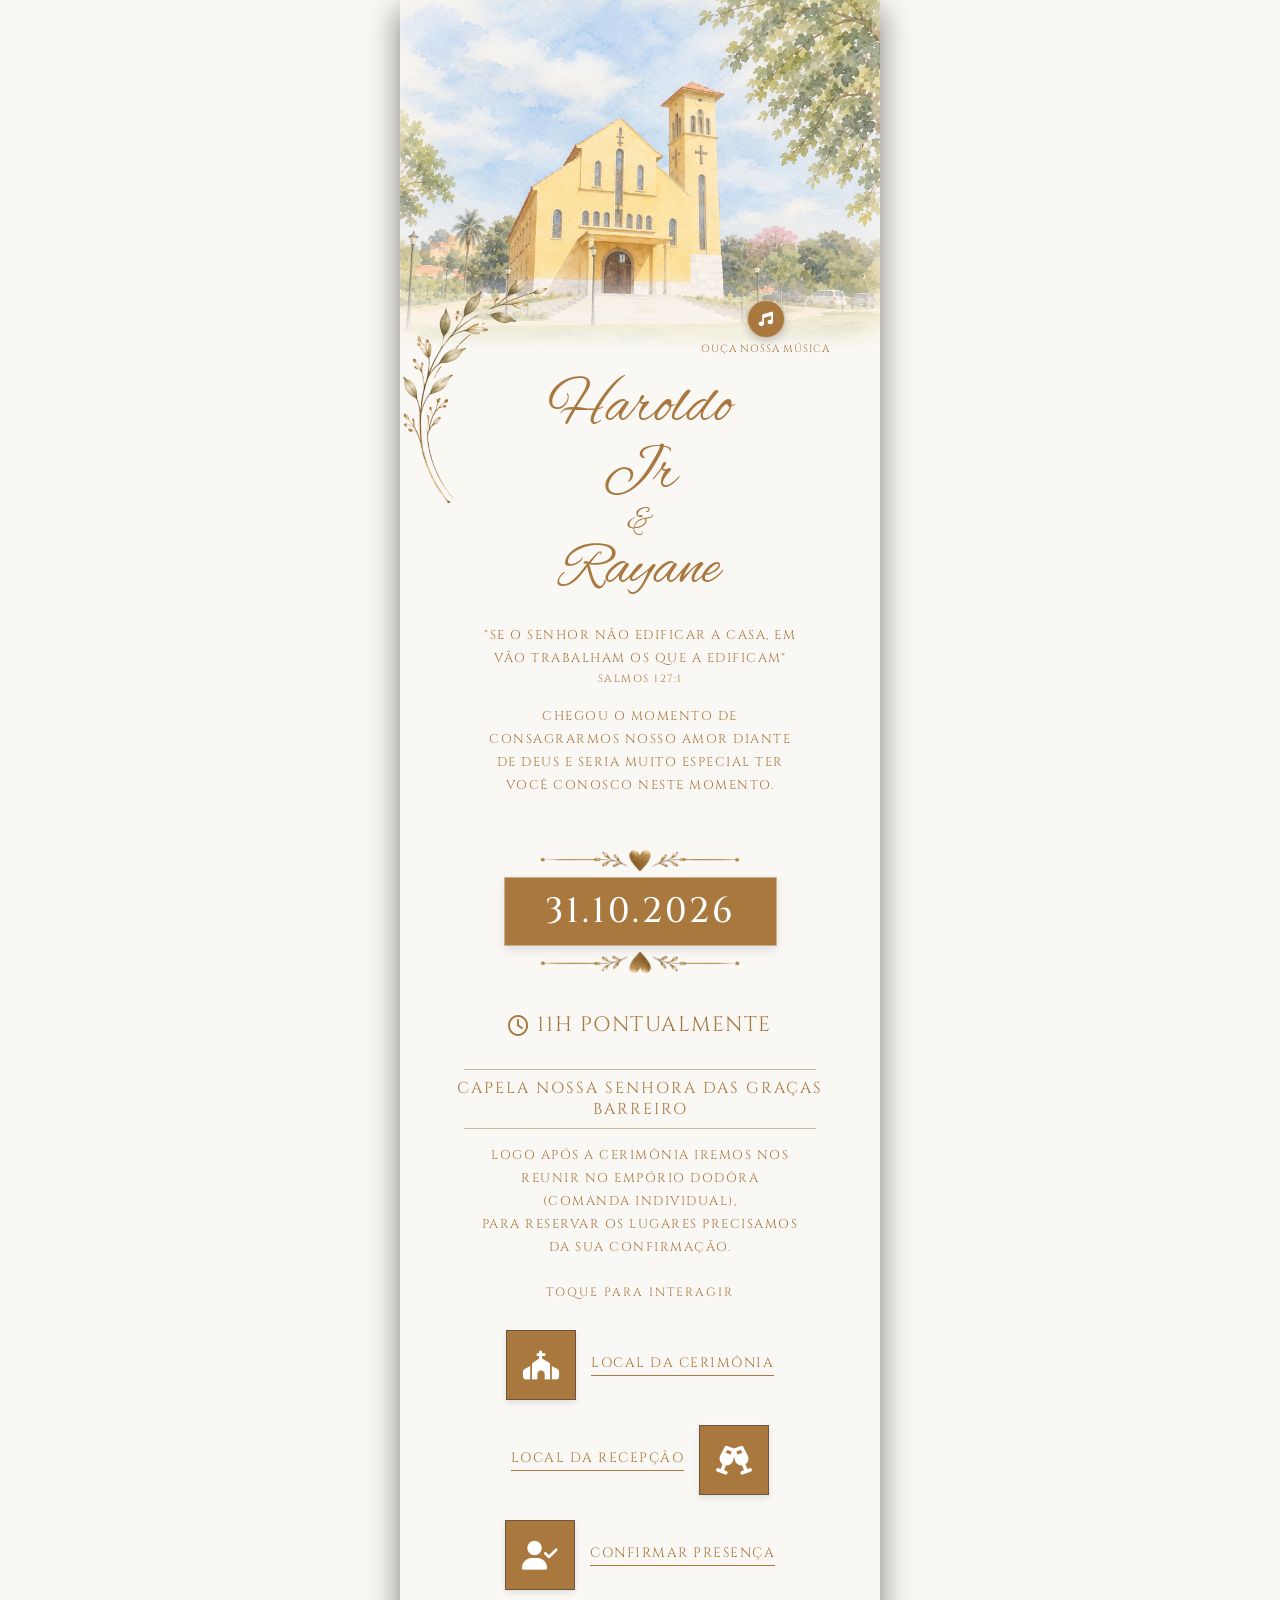
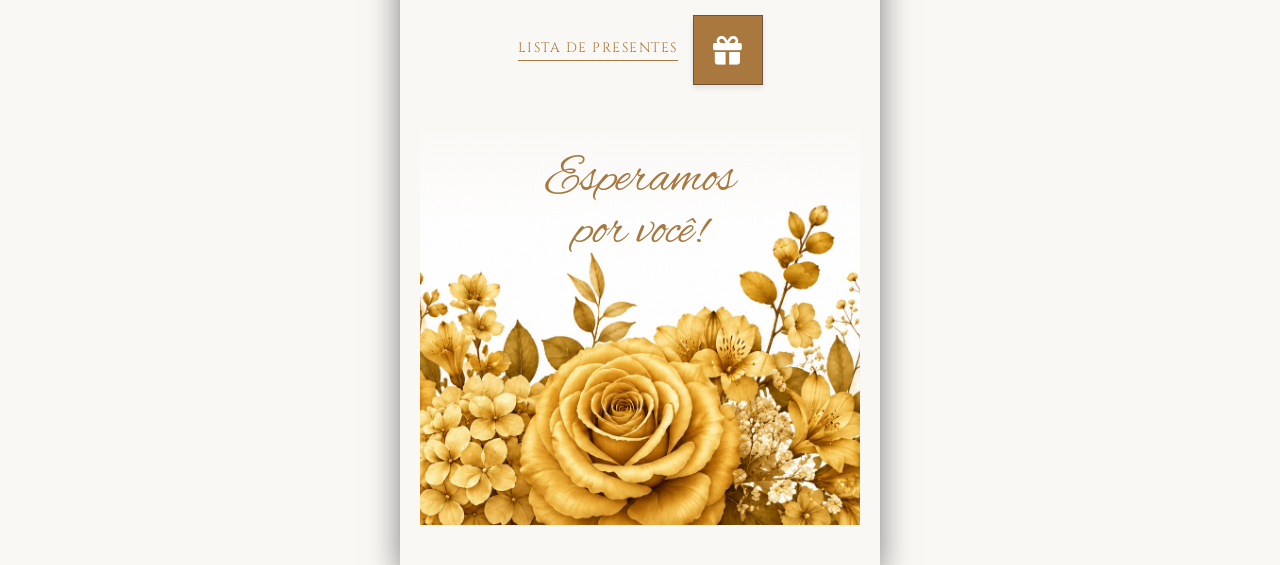
<file: index.html>
<html lang="pt-BR">
<head>
  <meta charset="UTF-8">
  <meta name="viewport" content="width=device-width, initial-scale=1.0">
  <title>Haroldo Jr e Rayane</title>
  
  <!-- Google Fonts -->
  <link rel="preconnect" href="https://fonts.googleapis.com">
  <link rel="preconnect" href="https://fonts.gstatic.com" crossorigin>
  <link href="https://fonts.googleapis.com/css2?family=Alex+Brush&family=Cinzel:wght@400;500;600&display=swap" rel="stylesheet">
  
  <!-- FontAwesome -->
  <link rel="stylesheet" href="https://cdnjs.cloudflare.com/ajax/libs/font-awesome/6.4.0/css/all.min.css">

  <!-- CSS Local -->
  <link rel="stylesheet" href="./style.css">
</head>
<body>
   <!-- Música de fundo -->
<audio id="bg-music" loop src="audio/all-of-me.mp3"></audio>
<div class="card-container">

  <!-- FOTO DO TOPO -->
  <div class="top-photo-wrapper">
    <img src="imagens/foto-casal1.png" alt="Foto Casal Topo">
  </div>

  <!-- CONTEÚDO PRINCIPAL -->
  <div class="main-content">
    
    <!-- CONTAINER DOS NOMES COM A DECORAÇÃO -->
    <div class="names-container">
      <img src="imagens/arabesco-esquerda.png" alt="Detalhe" class="left-decoration">
      <h1 class="couple-names">
        Haroldo Jr
        <span>&</span>
        Rayane
      </h1>
      <!-- Bloco de Música com Texto -->
<div class="music-wrapper">
    <button id="music-btn" class="music-toggle-btn" aria-label="Tocar Música">
      <i class="fa-solid fa-music"></i>
    </button>
    <span class="music-label">Ouça nossa música</span>
  </div>
</div>
      
   <!-- Versículo Bíblico -->
<p class="invitation-text bible-quote">
  "Se o Senhor não edificar a casa, em vão trabalham os que a edificam"<br>
  <small>Salmos 127:1</small>
</p>

<!-- Texto da Saudação -->
<p class="invitation-text">
  Chegou o momento de consagrarmos nosso amor diante de Deus e seria muito especial ter você conosco neste momento.
</p>

     <!-- SEÇÃO DA DATA COM DECORAÇÕES -->
    <div class="date-wrapper">
      <img src="imagens/arabesco-coracao-cima.png" alt="Decoração Topo" class="date-deco date-deco-top">

      <!-- DATA EM DESTAQUE -->
      <div class="date-badge">
        31.10.2026
      </div>

      <img src="imagens/arabesco-coracao-baixo.png" alt="Decoração Base" class="date-deco date-deco-bottom">
    </div>

    <!-- HORA -->
     <div class="time-text">
      <i class="far fa-clock"></i>
      <span>11H PONTUALMENTE</span>
    </div>
    
    <!-- LOCAL -->
    <div class="location-info">
      <div class="divider-line"></div>
      <p class="location-text">Capela Nossa Senhora das Graças <br> Barreiro</p>
      <div class="divider-line"></div>
    </div>

    <!-- Informação adicional -->
<p class="information-extra">
  Logo após a cerimônia iremos nos reunir no Empório Dodôra (comanda individual), <br>
  para reservar os lugares precisamos da sua confirmação.
</p>

    <!-- INSTRUÇÃO -->
    <p class="touch-instruction">Toque para interagir</p>

    <!-- BOTÕES INTERATIVOS -->
    <div class="interactive-buttons">

      <!-- Botão 1: Local da Cerimônia (Igreja) -->
      <a href="https://maps.app.goo.gl/H4rfusK3CGYiWQwQ7" rel="noopener noreferrer" class="btn-row">
        <div class="icon-square">
          <i class="fas fa-church"></i>
        </div>
        <span class="btn-label">Local da Cerimônia</span>
      </a>

      <!-- Botão 2: Local da recepção -->
      <a href="https://maps.app.goo.gl/dDo1UK5PP3X9465D6" rel="noopener noreferrer" class="btn-row reverse">
        <div class="icon-square">
          <i class="fas fa-glass-cheers"></i>
        </div>
        <span class="btn-label">Local da recepção</span>
      </a>

      <!-- Botão 3: Confirmar Presença -->
      <div class="btn-row" id="rsvpBtn">
        <div class="icon-square">
          <i class="fas fa-user-check"></i>
        </div>
        <span class="btn-label">Confirmar Presença</span>
      </div>

      <!-- Botão 4: Lista de presentes -->
      <a href="https://lojabomdesconto.github.io/haroldo-rayane-dourado/lista-de-presentes.html" rel="noopener noreferrer" class="btn-row reverse">
        <div class="icon-square">
          <i class="fa-solid fa-gift"></i>
        </div>
        <span class="btn-label">Lista de presentes</span>
      </a>

    </div>

    <!-- FOTO DA PARTE INFERIOR -->
    <div class="bottom-section">
      <div class="waiting-text">
        Esperamos<br>por você!
      </div>
      <div class="bottom-photo-wrapper">
        <img src="imagens/imagem-final.png" alt="flores douradas">
      </div>
    </div>

  </div>

  <!-- MODAL RSVP -->
  <div id="rsvpModal" class="modal">
    <div class="modal-content">
      <h3>Confirmação de Presença</h3>
      <form id="rsvpForm">
        
        <div class="form-group">
          <label for="nome">Seu Nome Completo:</label>
          <input type="text" id="nome" placeholder="Digite seu nome completo" required>
        </div>
        
        <div class="form-group">
          <label for="presencaCelebracao">Celebração:</label>
          <select id="presencaCelebracao" required>
            <option value="Sim, estarei presente na Celebração">Sim, estarei presente na Celebração</option>
            <option value="Não poderei ir à Celebração">Não poderei ir à Celebração</option>
          </select>
        </div>

        <div class="form-group">
          <label for="presencaRecepcao">Recepção / Festa:</label>
          <select id="presencaRecepcao" required>
            <option value="Sim, estarei presente na Recepção">Sim, estarei presente na Recepção</option>
            <option value="Não poderei ir à Recepção">Não poderei ir à Recepção</option>
          </select>
        </div>

        <div class="form-group">
          <label for="acompanhantes">Quantidade de Acompanhantes:</label>
          <input type="number" id="acompanhantes" placeholder="0" min="0" value="0">
        </div>

        <button type="submit" class="modal-btn">Enviar via WhatsApp</button>
        <button type="button" class="modal-btn btn-cancel" id="closeRsvpBtn">Cancelar</button>
      </form>
    </div>
  </div>

  <!-- JavaScript Local -->
  <script src="./script.js"></script>
</body>
</html>
</file>
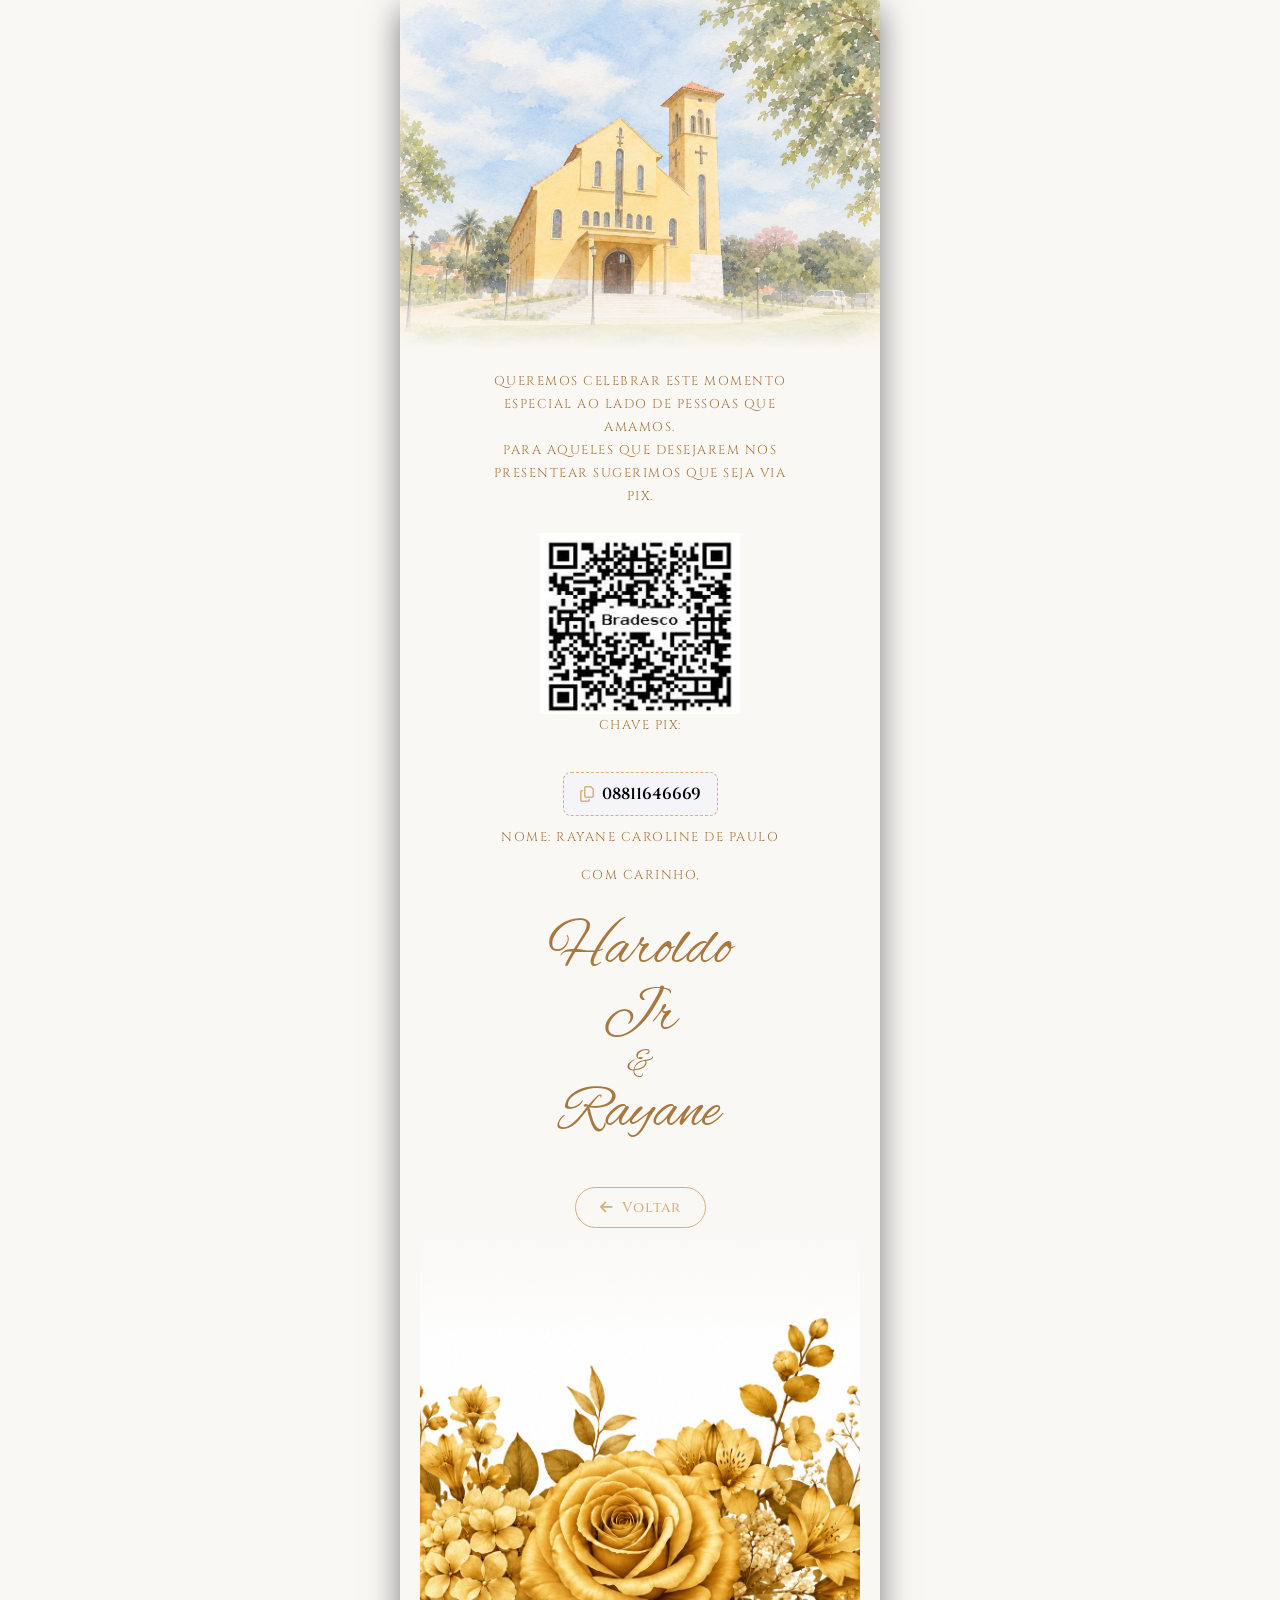
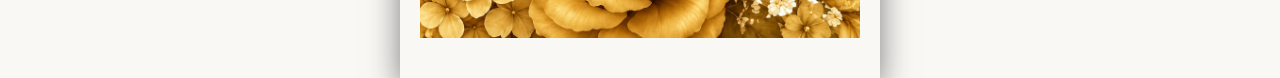
<file: lista-de-presentes.html>
<!DOCTYPE html>
<html lang="pt-BR">
<head>
  <meta charset="UTF-8">
  <meta name="viewport" content="width=device-width, initial-scale=1.0">
  <title>Haroldo Jr e Rayane</title>
  
  <!-- Google Fonts -->
  <link rel="preconnect" href="https://fonts.googleapis.com">
  <link rel="preconnect" href="https://fonts.gstatic.com" crossorigin>
  <link href="https://fonts.googleapis.com/css2?family=Alex+Brush&family=Cinzel:wght@400;500;600&display=swap" rel="stylesheet">
  
  <!-- FontAwesome -->
  <link rel="stylesheet" href="https://cdnjs.cloudflare.com/ajax/libs/font-awesome/6.4.0/css/all.min.css">

  <!-- CSS Local -->
  <link rel="stylesheet" href="./style.css">

  <style>
    /* Estilos para destacar e dar feedback visual na chave Pix */
    .pix-box {
      display: inline-flex;
      align-items: center;
      justify-content: center;
      gap: 8px;
      background-color: #f4f4f9;
      border: 1px dashed #d1b280; /* Tom dourado elegante */
      padding: 10px 16px;
      border-radius: 8px;
      cursor: pointer;
      font-weight: 600;
      transition: all 0.2s ease;
      user-select: all;
      margin: 10px 0;
    }

    .pix-box:hover, .pix-box:active {
      background-color: #eef2e6;
      transform: scale(1.02);
    }

    .pix-box i {
      color: #d1b280;
    }

    .copied-toast {
      display: none;
      font-size: 0.85em;
      color: #2e7d32;
      font-weight: bold;
      margin-top: 4px;
    }

    /* Estilo do Botão Voltar */
    .btn-voltar-container {
      text-align: center;
      margin: 20px 0 10px 0;
    }

    .btn-voltar {
      display: inline-flex;
      align-items: center;
      justify-content: center;
      gap: 8px;
      background-color: transparent;
      color: #d1b280;
      border: 1px solid #d1b280;
      padding: 10px 24px;
      border-radius: 25px;
      text-decoration: none;
      font-family: 'Cinzel', serif;
      font-size: 0.9em;
      font-weight: 500;
      letter-spacing: 1px;
      transition: all 0.3s ease;
      cursor: pointer;
    }

    .btn-voltar:hover {
      background-color: #d1b280;
      color: #ffffff;
      transform: translateY(-2px);
      box-shadow: 0 4px 10px rgba(209, 178, 128, 0.3);
    }
  </style>
</head>
<body>
<div class="card-container">

  <!-- FOTO DO TOPO -->
  <div class="top-photo-wrapper">
    <img src="imagens/foto-casal1.png" alt="Foto Casal Topo">
  </div>
  
  <!-- CONTEÚDO PRINCIPAL -->
  <div class="main-content">
      
      <p class="invitation-text">
        Queremos celebrar este momento especial ao lado de pessoas que amamos.<br>
        Para aqueles que desejarem nos presentear sugerimos que seja via PIX. 
      </p>

      <!-- FOTO DO QR CODE -->
      <img src="imagens/qr-code.png" alt="Qr Code" style="width: 200px; height: auto;">

      <!-- ÁREA DA CHAVE PIX INTERATIVA -->
      <p class="invitation-text">
        CHAVE PIX:<br>
        <div class="pix-box" onclick="copyPix()" title="Clique para copiar">
          <i class="fa-regular fa-copy"></i>
          <span id="pixKey">08811646669</span>
        </div>
        <div id="toast" class="copied-toast">✓ Chave Pix copiada com sucesso!</div>
      </p>

      <p class="invitation-text">
        NOME: RAYANE CAROLINE DE PAULO 
      </p>
        
      <p class="invitation-text">        
        Com carinho,
      </p>

      <!-- CONTAINER DOS NOMES COM A DECORAÇÃO -->
      <div class="names-container">
        <h1 class="couple-names">
          Haroldo Jr
          <span>&</span>
          Rayane
        </h1>
      </div> 

     <!-- BOTÃO VOLTAR -->
      <div class="btn-voltar-container">
        <a href="https://lojabomdesconto.github.io/haroldo-rayane-dourado" class="btn-voltar">
          <i class="fa-solid fa-arrow-left"></i> Voltar
        </a>
      </div>

      <!-- FOTO DA PARTE INFERIOR -->
      <div class="bottom-section">
        <div class="bottom-photo-wrapper">
          <img src="imagens/imagem-final.png" alt="flores douradas">
        </div>
      </div>

  </div>
</div>

<!-- SCRIPT DE CÓPIA DA CHAVE PIX -->
<script>
  function copyPix() {
    const pixText = document.getElementById("pixKey").innerText;
    
    // Copia para a área de transferência do usuário
    navigator.clipboard.writeText(pixText).then(() => {
      const toast = document.getElementById("toast");
      toast.style.display = "block";
      
      // Oculta a mensagem de "copiado" após 2.5 segundos
      setTimeout(() => {
        toast.style.display = "none";
      }, 2500);
    }).catch(err => {
      console.error("Erro ao copiar: ", err);
    });
  }
</script>

</body>
</html>
</file>
<file: style.css>
:root {
  --bg-color: #FAF8F5;
  --primary-color: #A8783F;
  --text-gold: #A8783F;
  --text-dark: #6E533F;
  --font-cursive: 'Alex Brush', cursive;
  --font-serif: 'Cinzel', serif;
}

* {
  box-sizing: border-box;
  margin: 0;
  padding: 0;
}

html, body {
  width: 100%;
  min-height: 100vh;
  background-color: #faf8f5;
  font-family: var(--font-serif);
  overflow-x: hidden;
  display: flex;
  justify-content: center;
  align-items: flex-start;
}

/* Container do Convite */
.card-container {
  width: 100%;
  max-width: 480px;
  background-color: var(--bg-color);
  position: relative;
  display: flex;
  flex-direction: column;
  align-items: center;
  text-align: center;
  box-shadow: 0 10px 30px rgba(0,0,0,0.5);
  min-height: 100vh;
}

/* Foto do Topo */
.top-photo-wrapper {
  width: 100%;
  height: 350px;
  position: relative;
  overflow: hidden;
}

.top-photo-wrapper img {
  width: 100%;
  height: 100%;
  object-fit: cover;
}

.top-photo-wrapper::after {
  content: '';
  position: absolute;
  bottom: 0;
  left: 0;
  width: 100%;
  height: 80px;
  background: linear-gradient(to bottom, rgba(250,248,245,0) 0%, var(--bg-color) 100%);
}

/* Conteúdo Central */
.main-content {
  padding: 20px 20px 40px;
  width: 100%;
  display: flex;
  flex-direction: column;
  align-items: center;
}

.names-container {
  position: relative;
  display: flex;
  justify-content: center;
  align-items: center;
  width: 50%;
  margin: 5px 0 20px;
}

.left-decoration {
  position: absolute;
  left: -60%;
  top: -100px;
  width: 150px;
  height: auto;
  pointer-events: none;
}

.names-container .couple-names {
  margin: 0;
}

.couple-names {
  font-family: var(--font-cursive);
  font-size: 3.8rem;
  color: var(--primary-color);
  line-height: 1.1;
  margin: 10px 0 20px;
  font-weight: normal;
}

.couple-names span {
  display: block;
  font-size: 2.2rem;
  margin: -5px 0;
}

.invitation-text {
  font-size: 0.8rem;
  color: var(--text-gold);
  letter-spacing: 1.5px;
  line-height: 1.8;
  max-width: 320px;
  text-transform: uppercase;
  margin-bottom: 25px;
}
/* Espaço menor entre o versículo e o texto do convite */
.invitation-text + .invitation-text {
  margin-top: -10px; /* Reduz o espaço excessivo entre os dois parágrafos */
}

.information-extra {
  font-size: 0.8rem;
  color: var(--text-gold);
  letter-spacing: 1.5px;
  line-height: 1.8;
  max-width: 320px;
  text-transform: uppercase;
  margin-bottom: 25px;
}

.location-info {
  width: 100%;
  margin-bottom: 15px;
}

.divider-line {
  width: 80%;
  height: 1px;
  background-color: var(--text-gold);
  opacity: 0.5;
  margin: 0 auto;
}

.location-text {
  font-size: 0.99rem;
  color: var(--text-gold);
  letter-spacing: 2px;
  padding: 8px 0;
  text-transform: uppercase;
}

/* Horário do Evento - Garante a cor dourada no texto e ícone */
.time-text {
  display: flex;
  align-items: center;
  justify-content: center;
  gap: 6px;
  font-size: 1.3rem;
  color: var(--text-gold);
  letter-spacing: 1.5px;
  margin-bottom: 30px;
}

.time-text i,
.time-text span {
  color: var(--text-gold);
}

.date-wrapper {
  display: flex;
  flex-direction: column;
  align-items: center;
  justify-content: center;
  width: 100%;
  margin: 20px 0 30px;
}

.date-wrapper .date-badge {
  margin: 1px 0;
}

.date-badge {
  background-color: var(--primary-color);
  color: #FFFFFF;
  font-size: 2.2rem;
  font-weight: 500;
  padding: 10px 40px;
  letter-spacing: 3px;
  border: 1px solid rgba(255,255,255,0.4);
  box-shadow: 0 4px 10px rgba(0,0,0,0.1);
  position: relative;
}

.date-deco {
  width: 220px;
  height: auto;
  object-fit: contain;
  pointer-events: none;
}

.date-deco-top {
  margin-bottom: 2px;
}

.date-deco-bottom {
  margin-top: 2px;
}

.touch-instruction {
  font-size: 0.75rem;
  color: var(--text-gold);
  letter-spacing: 2px;
  text-transform: uppercase;
  margin-bottom: 30px;
}

.interactive-buttons {
  width: 100%;
  display: flex;
  flex-direction: column;
  gap: 25px;
  margin-bottom: 40px;
}

.btn-row {
  display: flex;
  align-items: center;
  justify-content: center;
  gap: 15px;
  text-decoration: none;
  cursor: pointer;
  transition: transform 0.2s ease;
}

.btn-row.reverse {
  flex-direction: row-reverse;
}

.btn-row:hover {
  transform: scale(1.03);
}

.icon-square {
  width: 70px;
  height: 70px;
  background-color: var(--primary-color);
  border: 1px solid var(--text-dark);
  display: flex;
  align-items: center;
  justify-content: center;
  color: #FFFFFF;
  font-size: 1.8rem;
  box-shadow: 0 3px 6px rgba(0,0,0,0.1);
}

.btn-label {
  font-size: 0.85rem;
  color: var(--text-gold);
  letter-spacing: 1.5px;
  text-transform: uppercase;
  position: relative;
  padding-bottom: 4px;
}

.btn-label::after {
  content: '';
  position: absolute;
  bottom: 0;
  left: 0;
  width: 100%;
  height: 1px;
  background-color: var(--text-gold);
}

/* Foto Rodapé */
.bottom-section {
  width: 100%;
  position: relative;
}

.bottom-photo-wrapper {
  width: 100%;
  height: 400px;
  position: relative;
}

.bottom-photo-wrapper img {
  width: 100%;
  height: 100%;
  object-fit: cover;
}

.bottom-photo-wrapper::before {
  content: '';
  position: absolute;
  top: 0;
  left: 0;
  width: 100%;
  height: 100px;
  background: linear-gradient(to top, rgba(250,248,245,0) 0%, var(--bg-color) 100%);
}

.waiting-text {
  position: absolute;
  top: 30px;
  left: 0;
  width: 100%;
  font-family: var(--font-cursive);
  font-size: 3.2rem;
  color: var(--primary-color);
  z-index: 2;
  text-shadow: 0 0 10px rgba(255,255,255,0.8);
  line-height: 1;
}

/* Modal RSVP Corrigido */
.modal {
  display: none;
  position: fixed;
  top: 0;
  left: 0;
  width: 100%;
  height: 100vh;
  background: rgba(0, 0, 0, 0.7);
  z-index: 9999;
  justify-content: center;
  align-items: center;
  padding: 15px;
}

.modal-content {
  background: var(--bg-color);
  padding: 25px 20px;
  border-radius: 8px;
  width: 100%;
  max-width: 380px;
  max-height: 90vh;
  overflow-y: auto;
  text-align: center;
  box-shadow: 0 5px 20px rgba(0,0,0,0.4);
  border: 1px solid var(--primary-color);
  position: relative;
  z-index: 10000;
}

.modal-content h3 {
  color: var(--primary-color);
  font-family: var(--font-serif);
  margin-bottom: 15px;
  font-size: 1.3rem;
}

.modal-content .form-group {
  display: flex;
  flex-direction: column;
  text-align: left;
  margin-bottom: 12px;
  width: 100%;
}

.modal-content label {
  font-size: 0.8rem;
  color: var(--text-dark);
  margin-bottom: 4px;
  font-weight: bold;
  letter-spacing: 0.5px;
}

.modal-content input, 
.modal-content select {
  width: 100%;
  padding: 10px;
  border: 1px solid var(--text-gold);
  background: #FFFFFF;
  font-family: var(--font-serif);
  font-size: 0.9rem;
  border-radius: 4px;
  color: #333;
  outline: none;
  cursor: pointer;
}

.modal-content input[type="text"],
.modal-content input[type="number"] {
  cursor: text;
}

.modal-btn {
  background: var(--primary-color);
  color: #FFF;
  border: none;
  padding: 12px;
  margin-top: 10px;
  cursor: pointer;
  width: 100%;
  font-family: var(--font-serif);
  font-size: 0.9rem;
  border-radius: 4px;
  letter-spacing: 1px;
}

.modal-btn.btn-cancel {
  background: #888888;
  margin-top: 8px;
}

/* Adaptativo para Celulares */
@media screen and (max-width: 600px) {
  html, body {
    background-color: var(--bg-color);
  }

  .card-container {
    max-width: 100%;
    box-shadow: none;
  }

  .top-photo-wrapper,
  .bottom-photo-wrapper {
    height: 50vh;
  }
}

/* Container de Música acima/direita dos nomes */
.music-wrapper {
  position: absolute;
  right: -80px;
  top: -75px;
  display: flex;
  flex-direction: column;
  align-items: center;
  z-index: 10;
}

.music-toggle-btn {
  width: 38px;
  height: 38px;
  border-radius: 50%;
  background-color: var(--primary-color);
  color: #ffffff;
  border: 1px solid rgba(255, 255, 255, 0.5);
  box-shadow: 0 3px 8px rgba(0, 0, 0, 0.2);
  cursor: pointer;
  display: flex;
  align-items: center;
  justify-content: center;
  font-size: 0.9rem;
  transition: transform 0.2s ease, background-color 0.2s ease;
}

.music-toggle-btn:hover {
  transform: scale(1.1);
}

.music-toggle-btn.playing {
  animation: pulse 2s infinite;
}

/* Texto abaixo do botão */
.music-label {
  font-size: 0.65rem;
  color: var(--text-gold);
  letter-spacing: 0.8px;
  text-transform: uppercase;
  margin-top: 4px;
  white-space: nowrap;
  font-family: var(--font-serif);
}

@keyframes pulse {
  0% { box-shadow: 0 0 0 0 rgba(168, 120, 63, 0.7); }
  70% { box-shadow: 0 0 0 10px rgba(168, 120, 63, 0); }
  100% { box-shadow: 0 0 0 0 rgba(168, 120, 63, 0); }
}
</file>
